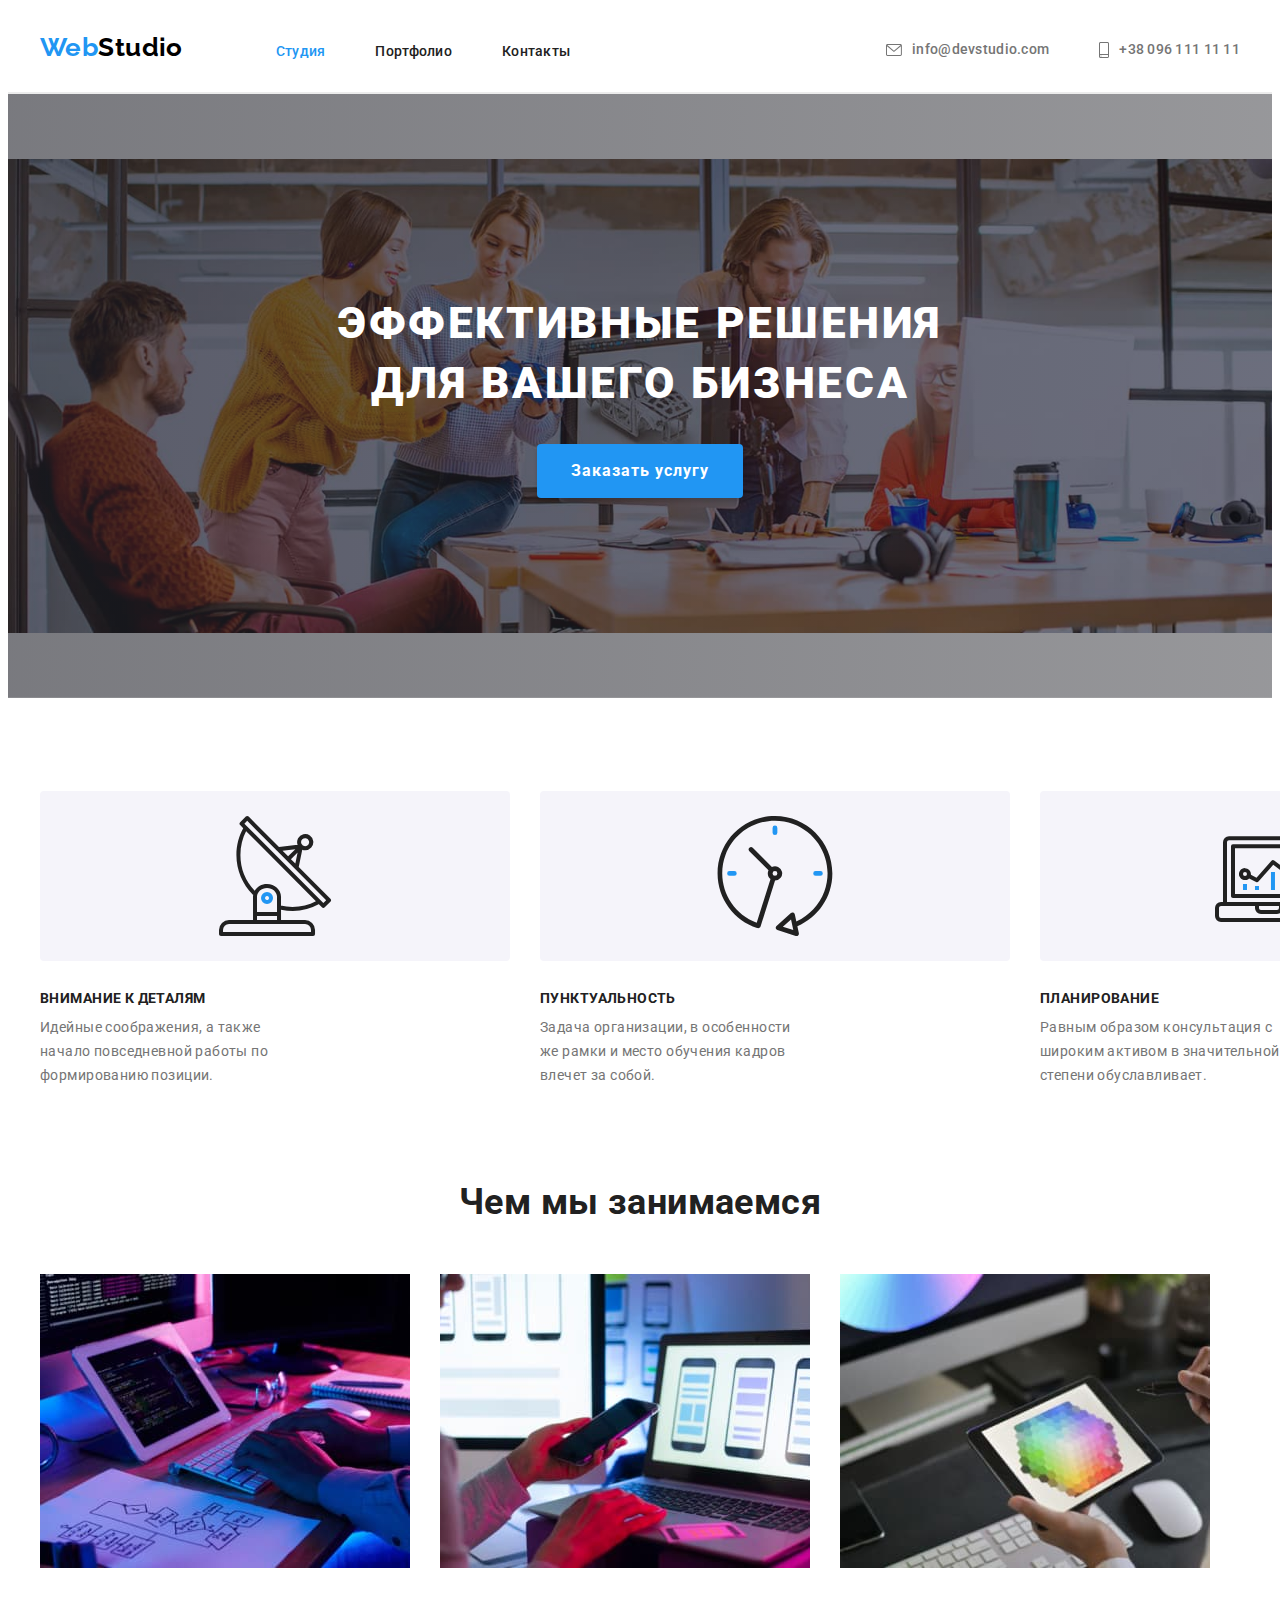
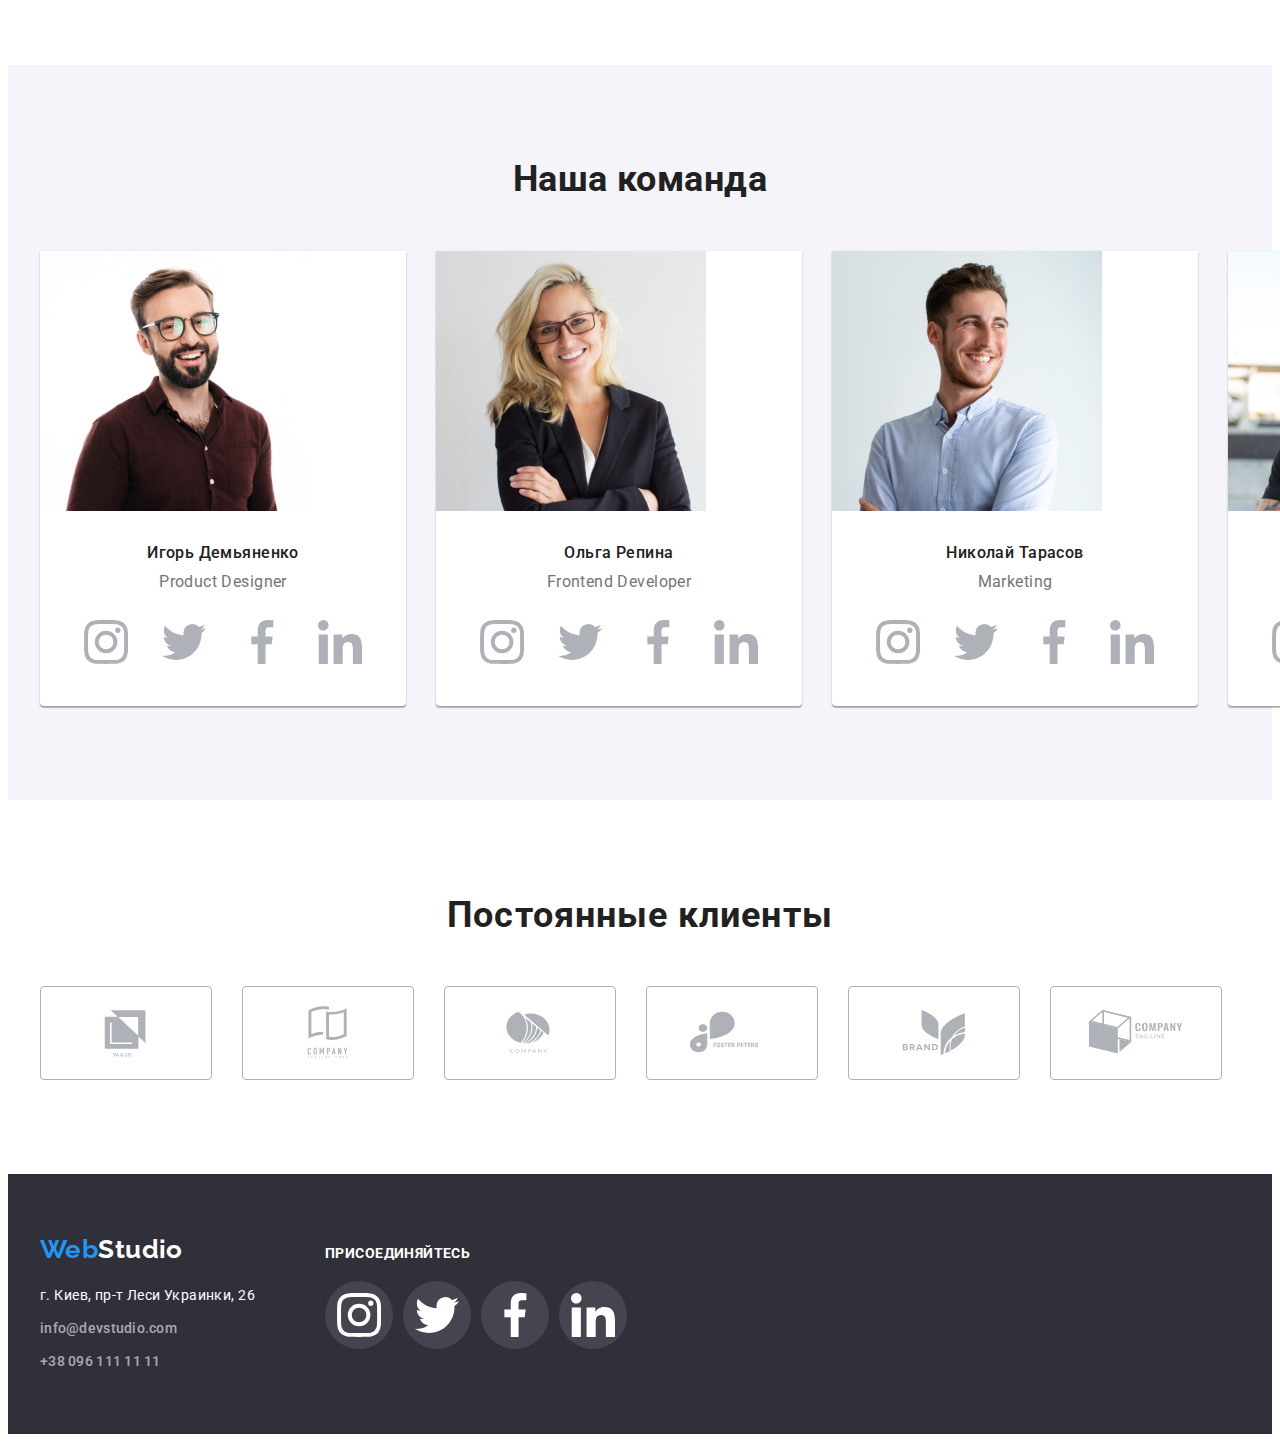
<file: index.html>
<!DOCTYPE html>
<html lang="en">
    
<head>
    <meta charset="UTF-8">
    <meta http-equiv="X-UA-Compatible" content="IE=edge">
    <meta name="viewport" content="width=device-width, initial-scale=1.0">
    <title>Homework 4</title>
    <link rel="preconnect" href="https://fonts.googleapis.com">
    <link rel="preconnect" href="https://fonts.gstatic.com" crossorigin>
    <link href="https://fonts.googleapis.com/css2?family=Raleway:wght@700&family=Roboto:wght@400;500;700;900&display=swap" rel="stylesheet">
    <link rel="stylesheet" href="https://cdnjs.cloudflare.com/ajax/libs/modern-normalize/1.1.0/modern-normalize.min.css"
        integrity="sha512-wpPYUAdjBVSE4KJnH1VR1HeZfpl1ub8YT/NKx4PuQ5NmX2tKuGu6U/JRp5y+Y8XG2tV+wKQpNHVUX03MfMFn9Q=="
        crossorigin="anonymous" referrerpolicy="no-referrer" />

    <link rel="stylesheet" href="./css/style.css">
</head>

<body>

    <!-- Шапка сайта -->
    <header>
        <div class="container header-div">
                <div class="header-logo">
                    <a class="logo iteam" href="./index.html"><span class="header-logoweb">Web</span><span class="header-logostudio">Studio</span></a>
                </div>
                <ul class="navigator">
                    <li class="iteam"><a class="navigator-link current" href="./index.html">Студия</a></li>
                    <li class="iteam"><a class="navigator-link" href="./portfolio.html">Портфолио</a></li>
                    <li class="iteam"><a class="navigator-link" href="#">Контакты</a></li>
                </ul>
            <ul class="contacts">
                <li class="iteam">
                    <a class="contact" href="mailto:info@devstudio.com">
                        <svg class="webpost">
                            <use href="./images/icons.svg#icon-envelope"></use>
                        </svg>
                        info@devstudio.com
                    </a>
                
                </li>
                <li class="iteam ">
                    <a class="contact" href="tel:+380961111111">
                        <svg class="smartphone">
                            <use href="./images/icons.svg#icon-smartphone"></use>
                        </svg>
                        +38 096 111 11 11
                    </a>
                </li>
            </ul>
        </div>
    </header>

    <hr class="line"> 

    <main class="main">

        <!-- Секции, эффективные решения -->
        <section class="hero section-padding-bottom"> 
            <div class="container div-hero">
                <h1 class="hero-headline">Эффективные решения <br> для вашего бизнеса</h1>
                <button class="button primary" type="button">Заказать услугу</button>
            </div>
        </section>

        <!-- Наши преимущества -->
        <section class="section-list section-padding-bottom">
            <div class="container div-list">
                <h2 class="title-seo">Наши преимущества</h2> <!-- Заголовок для SEO -->
                <ul class="list-scroll">
                    <li class="list antenna">
                        <svg class="icon-antenna" width="70" height="70">
                            <use href="./images/icons.svg#icon-antenna"></use>
                        </svg>
                        <h3 class="list-title">Внимание к деталям</h3>
                        <p class="list-text">Идейные соображения, а также начало повседневной работы по формированию позиции.</p>
                    </li>
                    <li class="list icon-clock">
                        <svg class="icon-antenna" width="70" height="70">
                            <use href="./images/icons.svg#icon-clock"></use>
                        </svg>
                        <h3 class="list-title">Пунктуальность</h3>
                        <p class="list-text">Задача организации, в особенности же рамки и место обучения кадров влечет за собой.</p>
                    </li>
                    <li class="list icon-diagram">
                        <svg class="icon-antenna" width="70" height="70">
                            <use href="./images/icons.svg#icon-diagram"></use>
                        </svg>
                        <h3 class="list-title">Планирование</h3>
                        <p class="list-text">Равным образом консультация с широким активом в значительной степени обуславливает.</p>
                    </li>
                    <li class="list icon-astronaut">
                        <svg class="icon-antenna" width="70" height="70">
                            <use href="./images/icons.svg#icon-astronaut"></use>
                        </svg>
                        <h3 class="list-title">Современные технологии</h3>
                        <p class="list-text">Значимость этих проблем настолько очевидна, что реализация плановых заданий.</p>
                    </li>
                </ul>
            </div>

            <!-- Чем мы занимаемся -->
            <div class="container">
                <h2 class="title-img">Чем мы занимаемся</h2>
                    <ul class="about">
                        <li class="image-about">
                            <img src="images/about-us/img-1.jpg" alt="картинка котороя показывает чем мы занимаемся" width="370">
                        </li>
                        <li class="image-about">
                            <img src="images/about-us/img-2.jpg" alt="картинка котороя показывает чем мы занимаемся" width="370">
                        </li>
                        <li class="image-about">
                            <img src="images/about-us/img-3.jpg" alt="картинка котороя показывает чем мы занимаемся" width="370">
                        </li>
                    </ul>
            </div>
        </section>

        <!-- Секция, наша команда -->
        <section class="section-masters section-padding-bottom">
            <div class="container">
                <h2 class="title-masters">Наша команда</h2>
                <ul class="masters-list">
                    <li class="masters">
                        <img class="pfoto" src="images/masters/master-1.jpg" alt="Product Designer" width="270">
                        <h3 class="name">Игорь Демьяненко</h3>
                        <p class="profession">Product Designer</p>
                        <ul class="icons">
                            <li class="socials-icons">
                                <a class="link-icon" href="#">
                                    <svg class="social" width="44" height="44">
                                        <use href="./images/icons.svg#icon-instagram"></use>
                                    </svg>
                                </a> 
                            </li>
                            <li class="socials-icons">
                                <a class="link-icon" href="#">
                                    <svg class="social" width="44" height="44">
                                        <use href="./images/icons.svg#icon-twitter"></use>
                                    </svg>
                                </a>
                            </li>
                            <li class="socials-icons">
                                <a class="link-icon" href="#">
                                    <svg class="social" width="44" height="44">
                                        <use href="./images/icons.svg#icon-facebook"></use>
                                    </svg>
                                </a>
                            </li>
                            <li class="socials-icons">
                                <a class="link-icon" href="#">
                                    <svg class="social" width="44" height="44">
                                        <use href="./images/icons.svg#icon-linkedin"></use>
                                    </svg>
                                </a>
                            </li>
                        </ul>
                    </li>
                    <li class="masters">
                        <img class="pfoto" src="images/masters/master-2.jpg" alt="Frontend Developer" width="270">
                        <h3 class="name">Ольга Репина</h3>
                        <p class="profession">Frontend Developer</p>
                        <ul class="icons">
                            <li class="socials-icons">
                                <a class="link-icon" href="#">
                                    <svg class="social" width="44" height="44">
                                        <use href="./images/icons.svg#icon-instagram"></use>
                                    </svg>
                                </a>
                            </li>
                            <li class="socials-icons">
                                <a class="link-icon" href="#">
                                    <svg class="social" width="44" height="44">
                                        <use href="./images/icons.svg#icon-twitter"></use>
                                    </svg>
                                </a>
                            </li>
                            <li class="socials-icons">
                                <a class="link-icon" href="#">
                                    <svg class="social" width="44" height="44">
                                        <use href="./images/icons.svg#icon-facebook"></use>
                                    </svg>
                                </a>
                            </li>
                            <li class="socials-icons">
                                <a class="link-icon" href="#">
                                    <svg class="social" width="44" height="44">
                                        <use href="./images/icons.svg#icon-linkedin"></use>
                                    </svg>
                                </a>
                            </li>
                        </ul>
                    </li>
                    <li class="masters">
                        <img class="pfoto" src="images/masters/master-3.jpg" alt="Marketing" width="270">
                        <h3 class="name">Николай Тарасов</h3>
                        <p class="profession">Marketing</p>
                        <ul class="icons">
                            <li class="socials-icons">
                                <a class="link-icon" href="#">
                                    <svg class="social" width="44" height="44">
                                        <use href="./images/icons.svg#icon-instagram"></use>
                                    </svg>
                                </a>
                            </li>
                            <li class="socials-icons">
                                <a class="link-icon" href="#">
                                    <svg class="social" width="44" height="44">
                                        <use href="./images/icons.svg#icon-twitter"></use>
                                    </svg>
                                </a>
                            </li>
                            <li class="socials-icons">
                                <a class="link-icon" href="#">
                                    <svg class="social" width="44" height="44">
                                        <use href="./images/icons.svg#icon-facebook"></use>
                                    </svg>
                                </a>
                            </li>
                            <li class="socials-icons">
                                <a class="link-icon" href="#">
                                    <svg class="social" width="44" height="44">
                                        <use href="./images/icons.svg#icon-linkedin"></use>
                                    </svg>
                                </a>
                            </li>
                        </ul>
                    </li>
                    <li class="masters">
                        <img class="pfoto" src="images/masters/master-4.jpg" alt="UI Designer" width="270">
                        <h3 class="name">Михаил Ермаков</h3>
                        <p class="profession">UI Designer</p>
                        <ul class="icons">
                            <li class="socials-icons">
                                <a class="link-icon" href="#">
                                    <svg class="social" width="44" height="44">
                                        <use href="./images/icons.svg#icon-instagram"></use>
                                    </svg>
                                </a>
                            </li>
                            <li class="socials-icons">
                                <a class="link-icon" href="#">
                                    <svg class="social" width="44" height="44">
                                        <use href="./images/icons.svg#icon-twitter"></use>
                                    </svg>
                                </a>
                            </li>
                            <li class="socials-icons">
                                <a class="link-icon" href="#">
                                    <svg class="social" width="44" height="44">
                                        <use href="./images/icons.svg#icon-facebook"></use>
                                    </svg>
                                </a>
                            </li>
                            <li class="socials-icons">
                                <a class="link-icon" href="#">
                                    <svg class="social" width="44" height="44">
                                        <use href="./images/icons.svg#icon-linkedin"></use>
                                    </svg>
                                </a>
                            </li>
                        </ul>
                    </li>
                </ul>
            </div>
        </section>

        <!-- Секция клиенты -->
        <div class="clients-div container section-padding-bottom">
            <h2 class="title-clients">Постоянные клиенты</h2>
            <ul class="clients">
                <li class="client">
                    <a class="client-link" href="#">
                        <svg class="client-logo" width="106" height="60">
                            <use href="./images/icons.svg#icon-Client-1"></use>
                        </svg>
                    </a>
                </li>
                <li class="client">
                    <a class="client-link" href="#">
                        <svg class="client-logo" width="106" height="60">
                            <use href="./images/icons.svg#icon-Client-2"></use>
                        </svg>
                    </a>
                </li>
                <li class="client">
                    <a class="client-link" href="#">
                        <svg class="client-logo" width="106" height="60">
                            <use href="./images/icons.svg#icon-Client-3"></use>
                        </svg>
                    </a>
                </li>
                <li class="client">
                    <a class="client-link" href="#">
                        <svg class="client-logo" width="106" height="60">
                            <use href="./images/icons.svg#icon-Client-4"></use>
                        </svg>
                    </a>
                </li>
                <li class="client">
                    <a class="client-link" href="#">
                        <svg class="client-logo" width="106" height="60">
                            <use href="./images/icons.svg#icon-Client-5"></use>
                        </svg>
                    </a>
                </li>
                <li class="client">
                    <a class="client-link" href="#">
                        <svg class="client-logo" width="106" height="60">
                            <use href="./images/icons.svg#icon-Client-6"></use>
                        </svg>
                    </a>
                </li>
            </ul>
        </div>
    </main>

    <footer class="footer-section">
        <div class="container footer-div">
            <div class="box-contact">

                <!-- Секция, контакты -->
                <div class="footer-logo">
                    <a href="./index.html">
                        <span class="footer-logoweb">Web</span><span class="footer-logostudio">Studio</span>
                    </a>
                </div>
                <address>
                    <ul class="footer-elements">
                        <li><a class="footer-contact address" href="https://goo.gl/maps/oZVZi51C9zfMpwm39">г. Киев, пр-т Леси Украинки,
                                26</a></li>
                        <li><a class="footer-contact element" href="mailto:info@devstudio.com">info@devstudio.com</a></li>
                        <li><a class="footer-contact element" href="tel:+380961111111">+38 096 111 11 11</a></li>
                    </ul>
                </address>
            </div>

            <!-- Секции присоединяйтесь -->
            <div class="join-div">
                <h3 class="title-join">присоединяйтесь</h3>
                <ul class="social-icons">
                    <li class="footer-icon">
                        <a class="footer-link" href="#">
                            <svg class="footer-social" width="44" height="44">
                                <use href="./images/icons.svg#icon-instagram"></use>
                            </svg>
                        </a>
                    </li>
                    <li class="footer-icon">
                        <a class="footer-link" href="#">
                            <svg class="footer-social" width="44" height="44">
                                <use href="./images/icons.svg#icon-twitter"></use>
                            </svg>
                        </a>
                    </li> 
                    <li class="footer-icon">
                        <a class="footer-link" href="#">
                            <svg class="footer-social" width="44" height="44">
                                <use href="./images/icons.svg#icon-facebook"></use>
                            </svg>
                        </a>
                    </li>
                    <li class="footer-icon">
                        <a class="footer-link" href="#">
                            <svg class="footer-social" width="44" height="44">
                                <use href="./images/icons.svg#icon-linkedin"></use>
                            </svg>
                        </a>
                    </li>
                </ul>
            </div>
        </div>
    </footer>
</body>
</html>
</file>
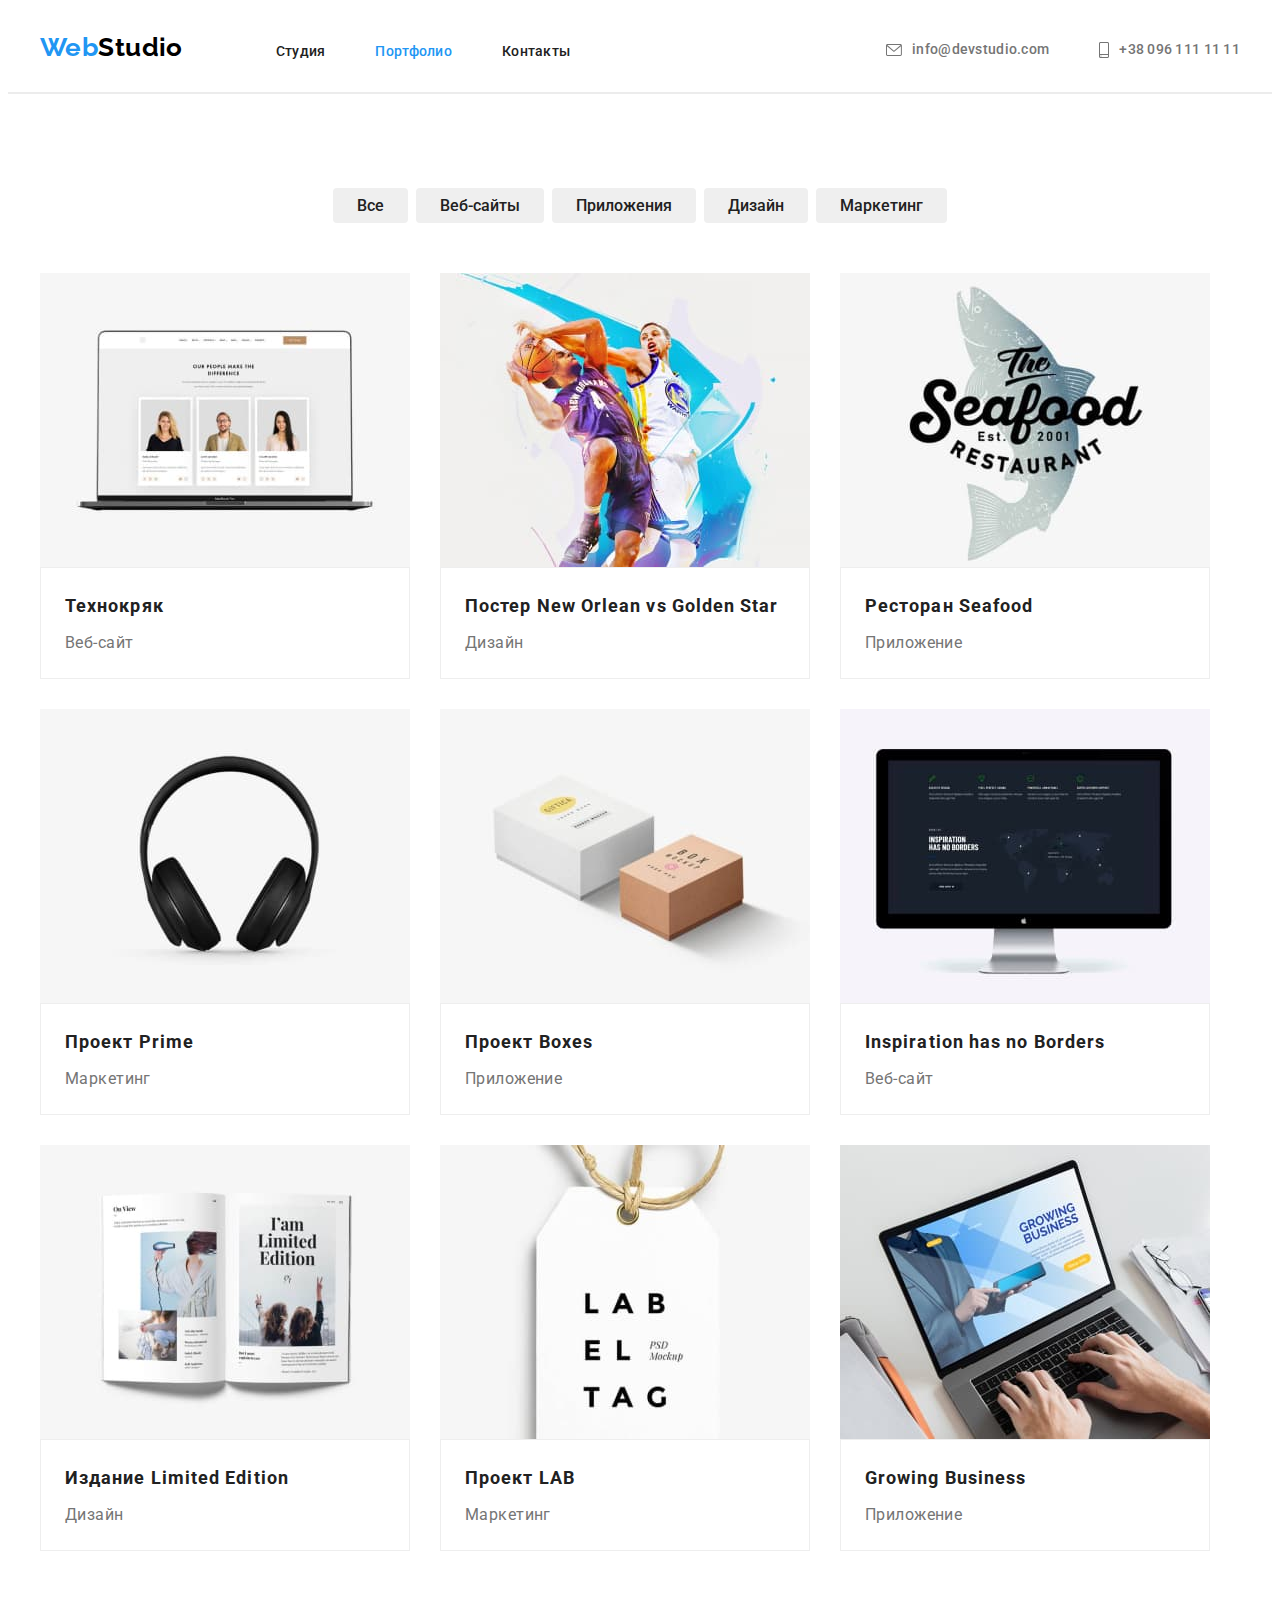
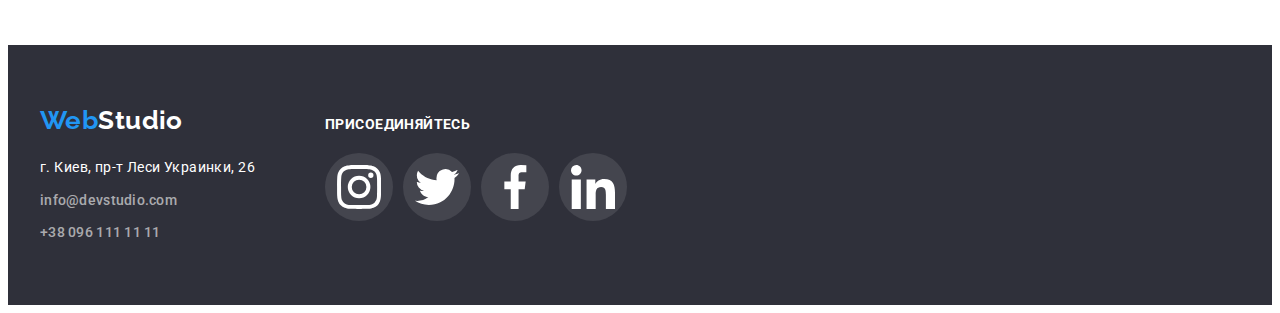
<file: portfolio.html>
<!DOCTYPE html>
<html lang="en">

<head>
    <meta charset="UTF-8">
    <meta http-equiv="X-UA-Compatible" content="IE=edge">
    <meta name="viewport" content="width=device-width, initial-scale=1.0">
    <title>Homework 3</title>
    <link rel="preconnect" href="https://fonts.googleapis.com">
    <link rel="preconnect" href="https://fonts.gstatic.com" crossorigin>
    <link
        href="https://fonts.googleapis.com/css2?family=Raleway:wght@700&family=Roboto:wght@400;500;700;900&display=swap"
        rel="stylesheet">
    <link rel="stylesheet" href="https://cdnjs.cloudflare.com/ajax/libs/modern-normalize/1.1.0/modern-normalize.min.css"
        integrity="sha512-wpPYUAdjBVSE4KJnH1VR1HeZfpl1ub8YT/NKx4PuQ5NmX2tKuGu6U/JRp5y+Y8XG2tV+wKQpNHVUX03MfMFn9Q=="
        crossorigin="anonymous" referrerpolicy="no-referrer" />

    <link rel="stylesheet" href="./css/style.css">
</head>

<body>
    <!-- Шапка сайта -->
    <header>
        <div class="container header-div">
            <div class="header-logo">
                <a class="logo iteam" href="./index.html"><span class="header-logoweb">Web</span><span
                        class="header-logostudio">Studio</span></a>
            </div>
            <ul class="navigator">
                <li class="iteam"><a class="navigator-link" href="./index.html">Студия</a></li>
                <li class="iteam"><a class="navigator-link current" href="./portfolio.html">Портфолио</a></li>
                <li class="iteam"><a class="navigator-link" href="#">Контакты</a></li>
            </ul>
            <ul class="contacts">
                <li class="iteam">
                    <a class="contact" href="mailto:info@devstudio.com">
                        <svg class="webpost">
                            <use href="./images/sprite.svg#icon-envelope"></use>
                        </svg>
                        info@devstudio.com
                    </a>
    
                </li>
                <li class="iteam ">
                    <a class="contact" href="tel:+380961111111">
                        <svg class="smartphone">
                            <use href="./images/sprite.svg#icon-smartphone"></use>
                        </svg>
                        +38 096 111 11 11
                    </a>
                </li>
            </ul>
        </div>
    </header>

    <hr class="line">

    <main class="portfolio-main">
        <div class="container">
            <!-- Кнопки -->
            <ul class="button-list">
                <li class="button-item"><button class="portfolio-button" type="button">Все</button></li>
                <li class="button-item"><button class="portfolio-button" type="button">Веб-сайты</button></li>
                <li class="button-item"><button class="portfolio-button" type="button">Приложения</button></li>
                <li class="button-item"><button class="portfolio-button" type="button">Дизайн</button></li>
                <li class="button-item"><button class="portfolio-button" type="button">Маркетинг</button></li>
            </ul>
            
            <!-- Секция продуктов -->
            <ul class="products">
                <li class="preview">
                    <img class="img" src="images/portfolio/portfolio-1.jpg" alt="Технокряк" width="370">
                    <div class="border">
                        <h3 class="products-name">Технокряк</h3>
                        <p class="menu-link">Веб-сайт</p>
                    </div>
                </li>
                <li class="preview">
                    <img class="img" src="images/portfolio/portfolio-2.jpg" alt="Постер New Orlean vs Golden Star" width="370">
                    <div class="border">
                        <h3 class="products-name">Постер New Orlean vs Golden Star</h3>
                        <p class="menu-link">Дизайн</p>
                    </div>
                </li>
                <li class="preview">
                    <img class="img" src="images/portfolio/portfolio-3.jpg" alt="Ресторан Seafood" width="370">
                    <div class="border">
                        <h3 class="products-name">Ресторан Seafood</h3>
                        <p class="menu-link">Приложение</p>
                    </div>
                </li>
                <li class="preview">
                    <img class="img" src="images/portfolio/portfolio-4.jpg" alt="Проект Prime" width="370">
                    <div class="border">
                        <h3 class="products-name">Проект Prime</h3>
                        <p class="menu-link">Маркетинг</p>
                    </div>
                </li>
                <li class="preview">
                    <img class="img" src="images/portfolio/portfolio-5.jpg" alt="Проект Boxes" width="370">
                    <div class="border">
                        <h3 class="products-name">Проект Boxes</h3>
                        <p class="menu-link">Приложение</p>
                    </div>
                </li>
                <li class="preview">
                    <img class="img" class="img" src="images/portfolio/portfolio-6.jpg" alt="Inspiration has no Borders" width="370">
                    <div class="border">
                        <h3 class="products-name">Inspiration has no Borders</h3>
                        <p class="menu-link">Веб-сайт</p>
                    </div>
                </li>
                <li class="preview">
                    <img class="img" src="images/portfolio/portfolio-7.jpg" alt="Издание Limited Edition" width="370">
                    <div class="border">
                        <h3 class="products-name">Издание Limited Edition</h3>
                        <p class="menu-link">Дизайн</p>
                    </div>
                </li>
                <li class="preview">
                    <img class="img" src="images/portfolio/portfolio-8.jpg" alt="Проект LAB" width="370">
                    <div class="border">
                        <h3 class="products-name">Проект LAB</h3>
                        <p class="menu-link">Маркетинг</p>
                    </div>
                </li>
                <li class="preview">
                    <img class="img" src="images/portfolio/portfolio-9.jpg" alt="Growing Business" width="370">
                    <div class="border">
                        <h3 class="products-name">Growing Business</h3>
                        <p class="menu-link">Приложение</p>
                    </div>
                </li>
            </ul>
        </div>
    </main>

    <footer class="footer-section">
        <div class="container footer-div">
            <div class="box-contact">
    
                <!-- Секция, контакты -->
                <div class="footer-logo">
                    <a href="./index.html">
                        <span class="footer-logoweb">Web</span><span class="footer-logostudio">Studio</span>
                    </a>
                </div>
                <address>
                    <ul class="footer-elements">
                        <li><a class="footer-contact address" href="https://goo.gl/maps/oZVZi51C9zfMpwm39">г. Киев, пр-т
                                Леси Украинки,
                                26</a></li>
                        <li><a class="footer-contact element" href="mailto:info@devstudio.com">info@devstudio.com</a></li>
                        <li><a class="footer-contact element" href="tel:+380961111111">+38 096 111 11 11</a></li>
                    </ul>
                </address>
            </div>
    
            <!-- Секции присоединяйтесь -->
            <div class="join-div">
                <h3 class="title-join">присоединяйтесь</h3>
                <ul class="social-icons">
                    <li class="footer-icon">
                        <a class="footer-link" href="#">
                            <svg class="footer-social" width="44" height="44">
                                <use href="./images/icons.svg#icon-instagram"></use>
                            </svg>
                        </a>
                    </li>
                    <li class="footer-icon">
                        <a class="footer-link" href="#">
                            <svg class="footer-social" width="44" height="44">
                                <use href="./images/icons.svg#icon-twitter"></use>
                            </svg>
                        </a>
                    </li>
                    <li class="footer-icon">
                        <a class="footer-link" href="#">
                            <svg class="footer-social" width="44" height="44">
                                <use href="./images/icons.svg#icon-facebook"></use>
                            </svg>
                        </a>
                    </li>
                    <li class="footer-icon">
                        <a class="footer-link" href="#">
                            <svg class="footer-social" width="44" height="44">
                                <use href="./images/icons.svg#icon-linkedin"></use>
                            </svg>
                        </a>
                    </li>
                </ul>
            </div>
        </div>
    </footer>
</body>

</html>
</file>
<file: css/style.css>
:root {
  --theme-color: #2196f3;
  --second-color: #ffffff;
  --logostudio-color: #000000;

  --background-first: #2f303a;
  --background-section-list: #e5e5e5;
  --background-third: #f5f4fa;

  --text-primary: #212121;
  --text-secondary: #757575;
  --text-third: rgba(255, 255, 255, 0.6);

  --primary-font: 'Roboto', sans-serif;
  --secondary-font: 'Raleway', sans-serif;
}

body {
  font-size: 14px;
  font-family: var(--primary-font), sans-serif;
  letter-spacing: 0.03em;
  color: var(---text-primary);
  background-color: var(--second-color);
}

ul,
ol {
  list-style: none;
}

a {
  text-decoration: none;
}

header {
  background: var(--second-color);
}

button {
  font-family: inherit;
}

html {
  box-sizing: border-box;
}

ul {
  padding: 0;
  margin: 0;
}

.container {
  width: 1200px;
  padding: 0px 15px;
  margin: 0 auto;
}

.section-padding-bottom {
  padding-bottom: 94px;
}

/* =========== HEADER =========== */

.container .iteam:not(:last-child) {
  margin-right: 50px;
}

.header-div {
  display: flex;
  align-items: baseline;
}

.line {
  margin: 0px;
  border: 1px solid #ececec;
}

/* =========== WebStudio =========== */

.header-logo {
  padding: 24px 0px 25px 0px;
  margin-right: 93px;
  display: block;

  font-family: var(--secondary-font);
  font-weight: 700;
  font-size: 26px;
  line-height: 1.19;
}

.header-logoweb {
  color: var(--theme-color);
}

.header-logostudio {
  color: var(--logostudio-color);
}
/* =========== Navigator=========== */

.navigator-link:hover,
.navigator-link:focus {
  color: var(--theme-color);
}

.navigator-link.current {
  color: var(--theme-color);
}

.navigator {
  display: flex;
}

.navigator-link {
  display: block;
  padding: 32px 0px;

  font-weight: 500;
  line-height: 1.14;
  letter-spacing: 0.02em;
  color: var(--text-primary);
}

/* =========== Contacts =========== */

.contacts {
  display: flex;
  margin-left: auto;
}

.contact {
  display: flex;
  align-items: center;
  padding: 32px 0px;

  font-weight: 500;
  line-height: 1.14;
  letter-spacing: 0.02em;
  color: var(--text-secondary);
}

.contact:hover,
.contact:focus {
  color: var(--theme-color);
}

.webpost {
  width: 16px;
  height: 12px;
  margin-right: 10px;
  fill: #757575;
}

.contact:hover .webpost,
.contact:focus .webpost {
  fill: var(--theme-color);
}

.smartphone {
  width: 10px;
  height: 16px;
  margin-right: 10px;
  fill: #757575;
}

.contact:hover .smartphone,
.contact:focus .smartphone {
  fill: var(--theme-color);
}

/* =========== MAIN =========== */

/* =========== Hero-section =========== */

.hero {
  padding-top: 200px;
  padding-bottom: 200px;
  background: #c4c4c4;

  background-image: linear-gradient(to right, rgba(47, 48, 58, 0.5), rgba(47, 48, 58, 0.3)),
    url(../images/hero/hero-img.jpg);
  background-repeat: no-repeat;
  background-size: contain;
  background-position: center;
}

.div-hero {
  text-align: center;
}

.hero-headline {
  margin-top: 0px;
  margin-bottom: 30px;

  font-weight: 900;
  font-size: 44px;
  line-height: 1.36;
  text-align: center;
  letter-spacing: 0.06em;
  text-transform: uppercase;
  color: var(--second-color);
}

.button.primary {
  display: inline-block;
  padding: 10px 32px;
  box-shadow: 0px 4px 4px rgba(0, 0, 0, 0.15);
  border-radius: 4px;
  border-color: transparent;

  cursor: pointer;
  font-weight: bold;
  font-size: 16px;
  line-height: 1.87;
  letter-spacing: 0.06em;
  color: var(--second-color);
  background: var(--theme-color);
}

/* =========== Section-list =========== */

.section-list {
  padding-top: 94px;
}

.title-seo {
  visibility: hidden;
  width: 1px;
  height: 1px;
  margin: -1px;
}

.div-list .list:not(:last-child) {
  margin-right: 30px;
}

.list-scroll {
  display: flex;
  margin-bottom: 94px;
}

.list-title {
  margin-top: 0px;
  margin-bottom: 10px;
  font-size: 14px;
  font-weight: 700;
  line-height: 1.14;

  text-transform: uppercase;
  color: var(--text-primary);
}

.list-text {
  margin-top: 0px;
  margin-bottom: 0px;
  width: 270px;

  line-height: 1.71;
  color: var(--text-secondary);
}

.icon-antenna {
  display: flex;
  padding: 25px 100px;
  height: 120px;
  width: 270px;

  background-color: var(--background-third);
  border-radius: 4px;
  margin-bottom: 30px;
}

/* =========== What are we doing =========== */

.about {
  display: flex;
  margin-top: 0;
  margin-bottom: 0;
}
.image-about:not(:first-child) {
  margin-top: 0;
  margin-left: 30px;
}

.title-img {
  margin-top: 0px;
  margin-bottom: 50px;

  font-weight: 700;
  font-size: 36px;
  line-height: 1.16;
  text-align: center;
  color: var(--text-primary);
}

/* =========== Masters =========== */

.section-masters {
  padding-top: 94px;
  background: var(--background-third);
}

.masters-list {
  display: flex;
}

.title-masters {
  margin-top: 0px;
  margin-bottom: 50px;

  font-weight: 700;
  font-size: 36px;
  line-height: 1.16;
  text-align: center;
  color: var(--text-primary);
}

.pfoto {
  margin-bottom: 30px;
}

.masters {
  padding-bottom: 30px;
  box-shadow: 0px 1px 3px rgba(0, 0, 0, 0.12), 0px 1px 1px rgba(0, 0, 0, 0.14),
    0px 2px 1px rgba(0, 0, 0, 0.2);
  border-radius: 0px 0px 4px 4px;

  background-color: var(--second-color);
}

.masters:not(:last-child) {
  margin-right: 30px;
}

.name {
  margin-top: 0px;
  margin-bottom: 10px;
  text-align: center;

  font-weight: 500;
  font-size: 16px;
  line-height: 1.18;
  color: var(--text-primary);
}

.profession {
  margin-top: 0px;
  margin-bottom: 0px;
  text-align: center;

  font-size: 16px;
  line-height: 1.18;
  color: var(--text-secondary);
}

.icons {
  display: flex;
  align-items: center;
  margin-left: 32px;
  margin-right: 32px;
}

.link-icon {
  display: flex;
  align-items: center;
  justify-content: center;
  padding: 0;
  border: none;
  margin-top: 16px;

  border-radius: 50%;
}

.socials-icons:not(:last-child) {
  margin-right: 10px;
}

.social {
  display: block;
  padding: 12px;

  fill: #afb1b8;
}

.social:hover,
.social:focus {
  fill: #ffffff;
}

.link-icon:hover,
.link-icon:focus {
  background-color: var(--theme-color);
}

/* =========== CLIENTS =========== */

.clients-div {
  padding-top: 94px;
}

.title-clients {
  margin-top: 0;
  margin-bottom: 50px;
  font-weight: bold;
  font-size: 36px;
  line-height: 42px;
  text-align: center;
  letter-spacing: 0.03em;

  color: #212121;
}

.clients {
  display: flex;
}

.client-link {
  display: flex;
  justify-content: center;
  align-items: center;
  padding: 16 32;
  width: 170px;
  height: 92px;
  border: 1px solid #afb1b8;
  border-radius: 4px;
}

.clients > li:not(:last-child) {
  margin-right: 30px;
}

.client-logo {
  fill: #afb1b8;
}

.client-link:hover .client-logo,
.client-link:focus .client-logo {
  fill: var(--theme-color);
}

.client-link:hover,
.client-link:focus {
  border-color: var(--theme-color);
}

/* =========== FOOTER =========== */

.footer-section {
  padding: 60px 0px;
  background: var(--background-first);
}

.footer-div {
  display: flex;
}

/* =========== Footer WebStudio =========== */

.footer-logo {
  margin-bottom: 20px;

  font-family: var(--secondary-font);
  font-weight: bold;
  font-size: 26px;
  line-height: 1.19;
}

.footer-logoweb {
  color: var(--theme-color);
}

.footer-logostudio {
  color: var(--second-color);
}

/* =========== Address =========== */

.box-contact {
  margin-right: 70px;
}

.footer-contact.address {
  color: var(--second-color);
}

.element {
  display: flex;
  align-items: center;
  padding: 32px 0px;

  font-weight: 500;
  line-height: 1.14;
  letter-spacing: 0.02em;
  color: var(--text-secondary);
}

.element:hover,
.element:focus {
  color: var(--theme-color);
}

.footer-elements > li:not(:last-child) {
  margin-bottom: 9px;
}

.footer-contact {
  padding: 0;

  font-style: normal;
  line-height: 1.71;
  color: var(--text-third);
}

/* =========== join section =========== */

.title-join {
  margin-top: 12px;
  margin-bottom: 20px;

  font-weight: bold;
  font-size: 14px;
  line-height: 1.14;
  letter-spacing: 0.03em;
  text-transform: uppercase;
  color: var(--second-color);
}

.social-icons {
  display: flex;
}

.footer-icon:not(:last-child) {
  margin-right: 10px;
}

.footer-icon {
  border-radius: 50%;
  background-color: rgba(255, 255, 255, 0.1);
}

.footer-social {
  display: block;
  padding: 12px;

  fill: #ffffff;
}

.footer-icon:hover,
.footer-icon:focus {
  background-color: var(--theme-color);
}

/* =========== Footer styles ends here =========== */

/* =========== PORTFOLIO.HTML styles starts here =========== */

.portfolio-main {
  padding: 94px 0px;
}

.portfolio-button:hover,
.portfolio-button:focus {
  color: var(--second-color);
  background: var(--theme-color);
  box-shadow: 0px 3px 1px rgba(0, 0, 0, 0.1), 0px 1px 2px rgba(0, 0, 0, 0.08),
    0px 2px 2px rgba(0, 0, 0, 0.12);
}

.portfolio-button {
  padding: 6px 22px;
  border-radius: 4px;
  border-color: transparent;

  font-weight: 500;
  font-size: 16px;
  cursor: pointer;
  color: var(--text-primary);
}

.button-item:not(:last-child) {
  margin-right: 8px;
}

.button-list {
  display: flex;
  justify-content: center;
  margin-bottom: 50px;
}

.preview {
  margin-right: 30px;
  margin-bottom: 30px;

  cursor: pointer;
}
.border {
  padding-top: 20px;
  border: 1px solid #eeeeee;
}

.preview:hover,
.preview:focus {
  box-shadow: 0px 1px 1px rgba(0, 0, 0, 0.12), 0px 4px 4px rgba(0, 0, 0, 0.06),
    1px 4px 6px rgba(0, 0, 0, 0.16);
}

.preview:nth-child(3n) {
  margin-right: 0px;
}

.preview:nth-last-child(-n + 3) {
  margin-bottom: 0px;
}

.img {
  display: block;
}

.products-name {
  margin-top: 0px;
  margin-bottom: 4px;
  margin-right: 24px;
  margin-left: 24px;

  font-weight: 700;
  font-size: 18px;
  line-height: 2;
  letter-spacing: 0.06em;
  color: var(--text-primary);
}

.menu-link {
  margin-top: 0px;
  margin-bottom: 20px;
  margin-right: 24px;
  margin-left: 24px;

  font-size: 16px;
  line-height: 1.87;
  color: var(--text-secondary);
}

.products {
  display: flex;
  flex-wrap: wrap;
}
/* =========== PORTFOLIO.HTML styles ends here =========== */
</file>
